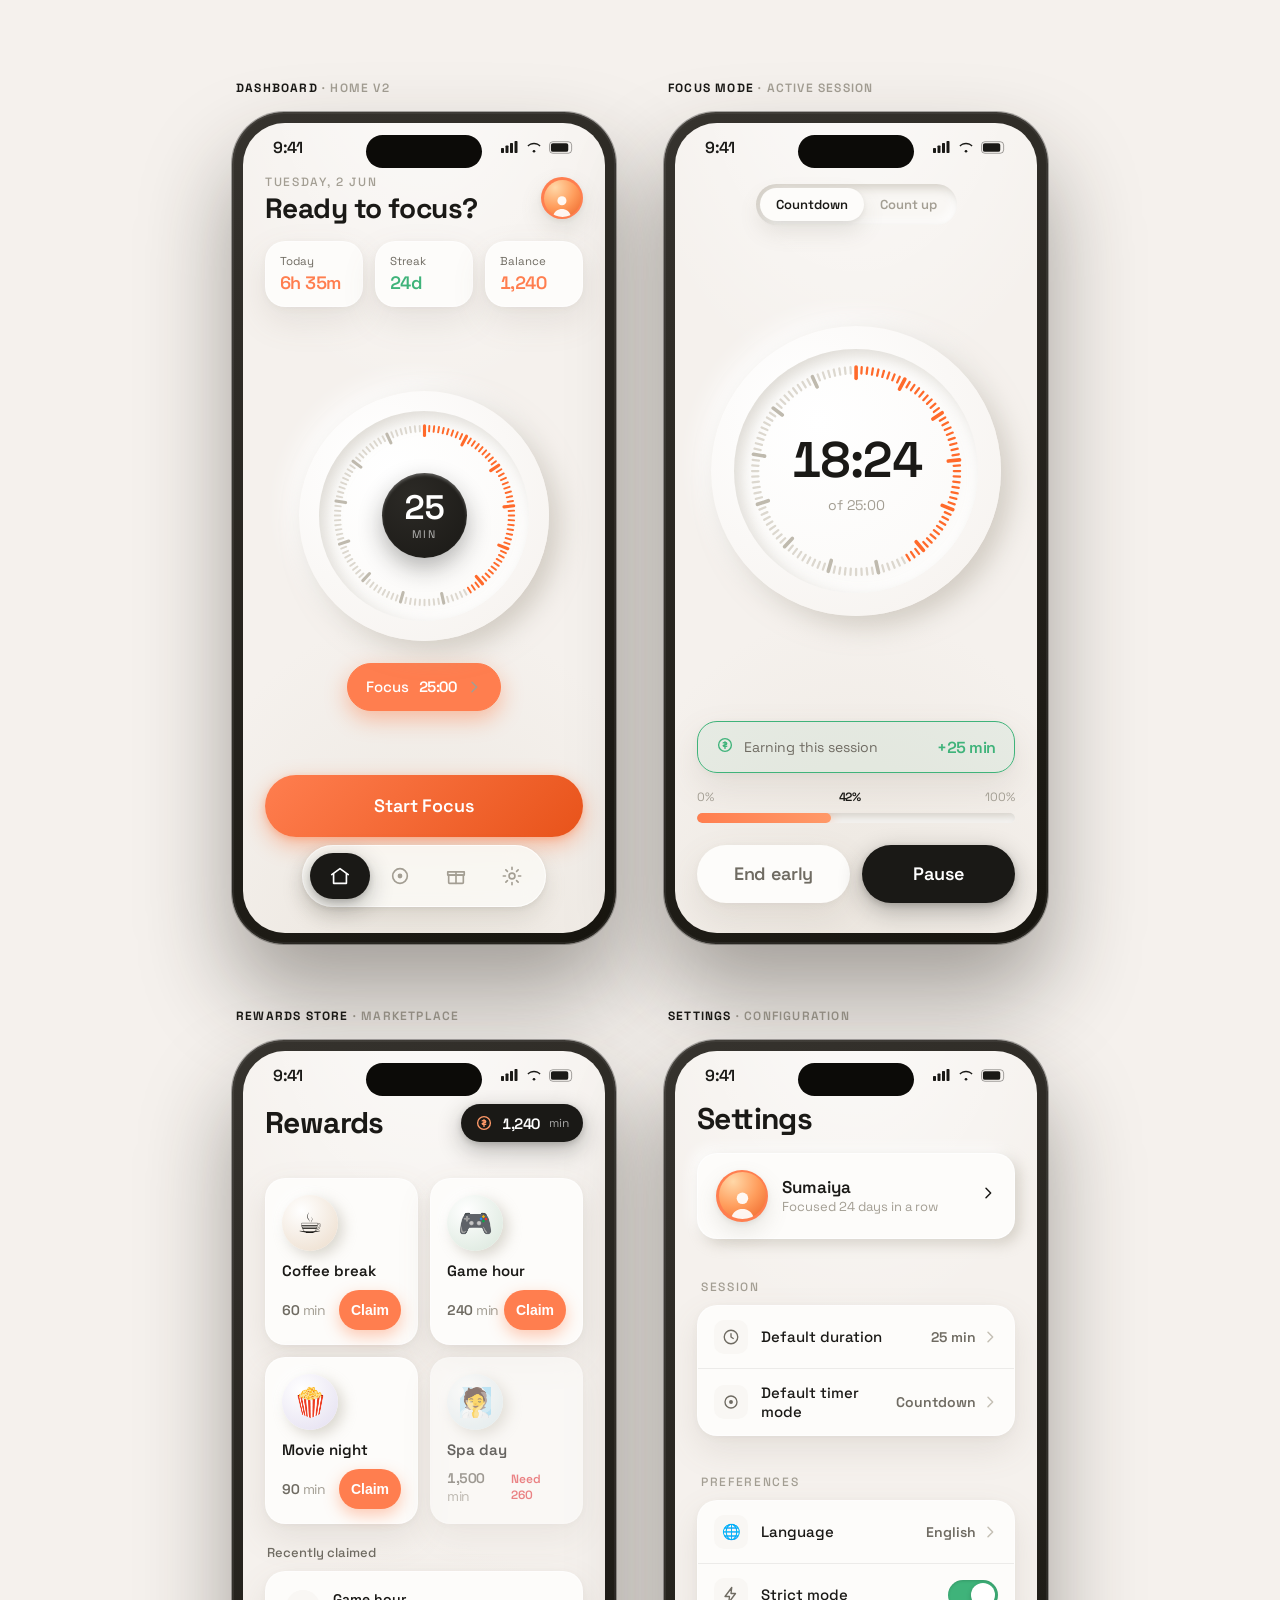
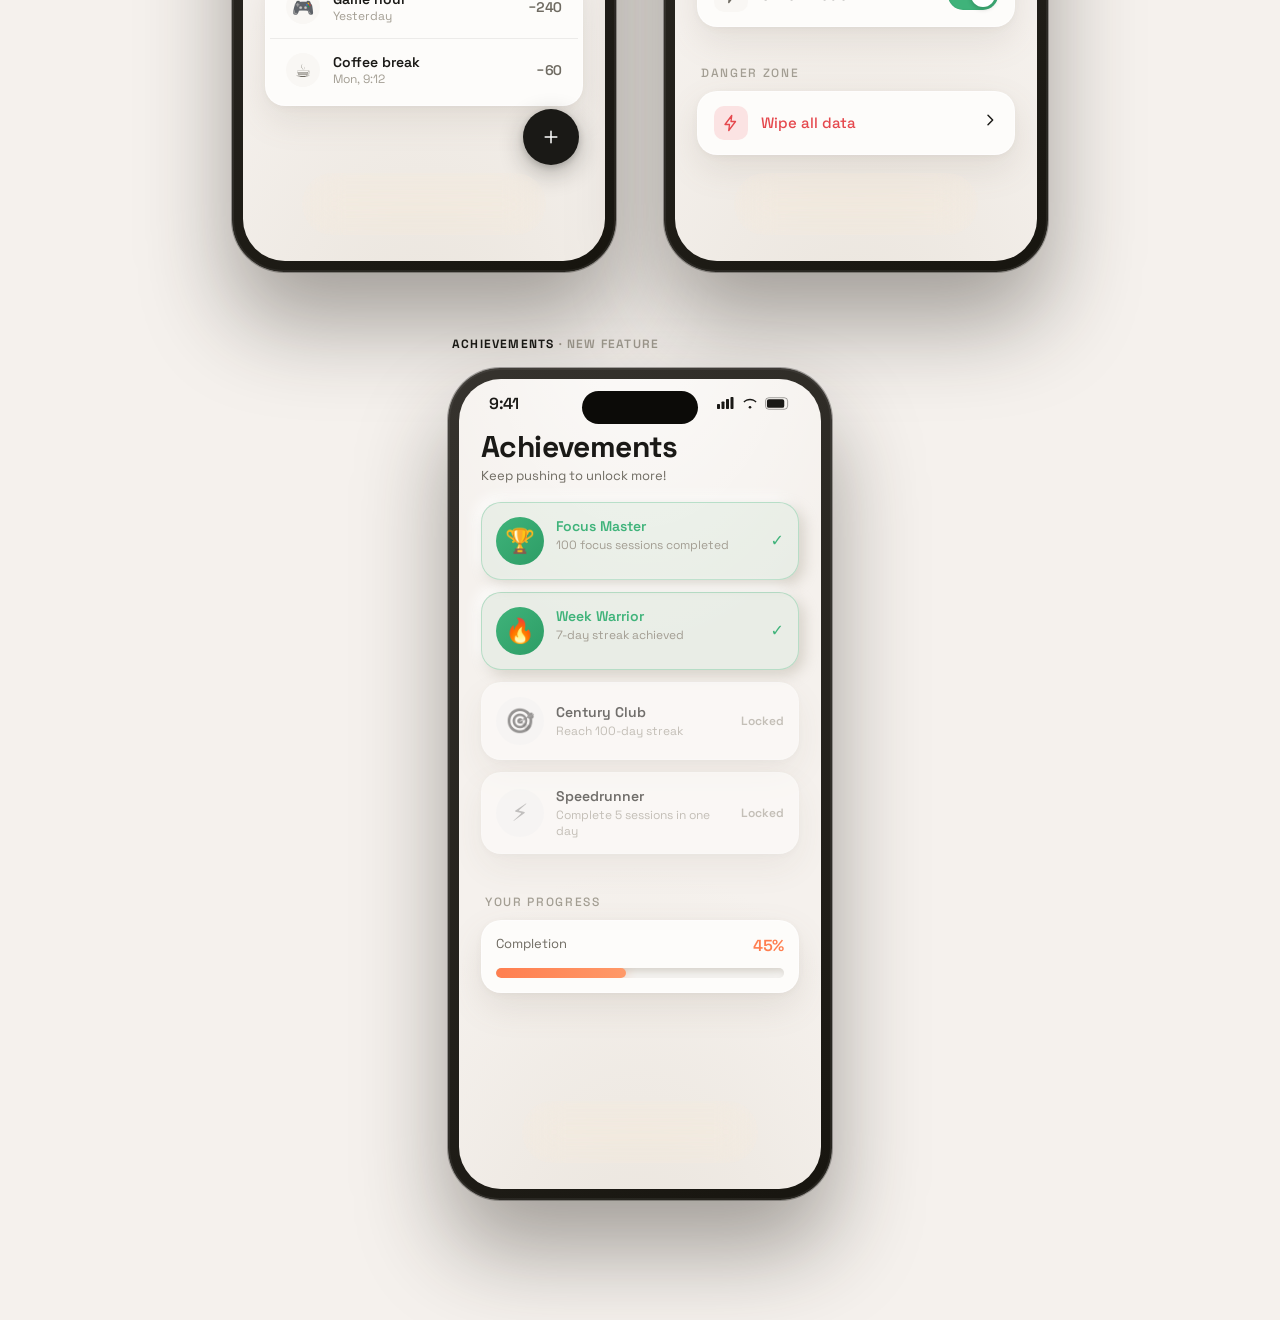
<file: FocusGrove App Design.html>
<!DOCTYPE html>
<html lang="en">
<head>
<meta charset="UTF-8" />
<meta name="viewport" content="width=device-width, initial-scale=1.0" />
<title>FocusGrove — App Design v2 (Light Theme)</title>
<link rel="preconnect" href="https://fonts.googleapis.com" />
<link href="https://fonts.googleapis.com/css2?family=Space+Grotesk:wght@300;400;500;600;700&family=Sora:wght@400;600;700&display=swap" rel="stylesheet" />
<style>
/* ============================================================
   FocusGrove v2 — Warm Light Design Tokens
   ============================================================ */
:root {
  /* Warm Light Palette */
  --bg: #f5f1ed;
  --bg-secondary: #ede8e2;
  --bg-tertiary: #e5dfd8;
  
  /* Cards & Surfaces */
  --card: #fdfcfa;
  --card-2: #f9f7f4;
  --card-3: #f0ebe5;
  
  /* Accents & Colors */
  --accent: #ff7e4f;
  --accent-2: #ff9968;
  --accent-light: #ffe5d2;
  --accent-deep: #e8531a;
  
  --primary: #7c5cff;
  --primary-light: #9d7fff;
  --primary-soft: #ede5ff;
  
  --c-green: #3fb37a;
  --c-green-light: #e8f5f1;
  --c-blue: #4f7dff;
  --c-blue-light: #e8f0ff;
  --c-yellow: #f4b740;
  --c-yellow-light: #fff3e0;
  --c-violet: #8b7bff;
  --c-violet-light: #f0ebff;
  
  --danger: #e5484d;
  --danger-light: #fce8e8;
  
  /* Text */
  --ink: #1a1916;
  --ink-soft: #6f6b62;
  --ink-mute: #a39e93;
  --ink-faint: #c4bfb4;
  
  /* Lines */
  --line: rgba(26, 25, 22, 0.07);
  --line-2: rgba(26, 25, 22, 0.12);
  
  /* Radius */
  --r-pill: 999px;
  --r-lg: 28px;
  --r-md: 20px;
  --r-sm: 14px;
  
  /* Shadows */
  --sh-raise: 10px 10px 26px rgba(176, 168, 153, 0.5), -10px -10px 26px rgba(255, 255, 255, 0.92);
  --sh-raise-sm: 5px 5px 14px rgba(176, 168, 153, 0.45), -5px -5px 14px rgba(255, 255, 255, 0.9);
  --sh-inset: inset 4px 4px 10px rgba(176, 168, 153, 0.5), inset -4px -4px 10px rgba(255, 255, 255, 0.95);
  --sh-card: 0 14px 34px rgba(120, 112, 96, 0.13), 0 2px 6px rgba(120, 112, 96, 0.06);
  --sh-pill: 0 2px 5px rgba(60, 55, 45, 0.07), 0 10px 22px rgba(120, 112, 96, 0.16);
  --sh-ink: 0 8px 24px rgba(26, 25, 22, 0.3), 0 2px 6px rgba(26, 25, 22, 0.18);
}

* { box-sizing: border-box; }
body {
  margin: 0;
  background: var(--bg);
  font-family: 'Space Grotesk', system-ui, -apple-system, sans-serif;
  -webkit-font-smoothing: antialiased;
  color: var(--ink);
}

/* ============================================================
   Gallery Layout
   ============================================================ */
.gallery {
  display: flex;
  flex-wrap: wrap;
  gap: 64px 48px;
  justify-content: center;
  padding: 80px 40px 120px;
}

.slot {
  display: flex;
  flex-direction: column;
  gap: 16px;
}

.slot__label {
  font-size: 12px;
  font-weight: 600;
  color: var(--ink-mute);
  letter-spacing: 0.1em;
  text-transform: uppercase;
  padding-left: 4px;
}

.slot__label b {
  color: var(--ink);
  font-weight: 700;
}

/* ============================================================
   Phone Frame
   ============================================================ */
.phone {
  width: 384px;
  height: 832px;
  border-radius: 52px;
  position: relative;
  background: linear-gradient(150deg, #36332e, #17150f);
  padding: 11px;
  box-shadow: 0 50px 90px rgba(40, 36, 28, 0.4), 0 0 0 1px rgba(0, 0, 0, 0.3), inset 0 0 0 2px rgba(255, 255, 255, 0.06);
}

.screen {
  width: 100%;
  height: 100%;
  border-radius: 42px;
  overflow: hidden;
  position: relative;
  background: var(--bg);
  display: flex;
  flex-direction: column;
}

.screen::before {
  content: "";
  position: absolute;
  inset: 0;
  pointer-events: none;
  background: radial-gradient(120% 80% at 50% -10%, rgba(255, 255, 255, 0.7), transparent 55%),
              radial-gradient(140% 100% at 50% 120%, rgba(214, 205, 190, 0.4), transparent 60%);
}

.island {
  position: absolute;
  top: 12px;
  left: 50%;
  transform: translateX(-50%);
  width: 116px;
  height: 33px;
  border-radius: 20px;
  background: #0c0b08;
  z-index: 30;
}

.statusbar {
  display: flex;
  align-items: center;
  justify-content: space-between;
  padding: 14px 30px 4px;
  position: relative;
  z-index: 5;
}

.statusbar .time {
  font-size: 16px;
  font-weight: 600;
  letter-spacing: -0.02em;
}

.statusbar svg {
  display: block;
}

.content {
  position: relative;
  z-index: 2;
  flex: 1;
  padding: 6px 22px 0;
  display: flex;
  flex-direction: column;
  overflow-y: auto;
  overflow-x: hidden;
}

.content::-webkit-scrollbar { width: 4px; }
.content::-webkit-scrollbar-track { background: transparent; }
.content::-webkit-scrollbar-thumb { background: var(--card-2); border-radius: 2px; }

/* ============================================================
   Primitives
   ============================================================ */
.card {
  background: var(--card);
  border-radius: var(--r-md);
  box-shadow: var(--sh-card);
  border: 1px solid rgba(255, 255, 255, 0.6);
}

.card-elevated {
  background: var(--card);
  border-radius: var(--r-md);
  box-shadow: var(--sh-raise-sm);
  border: 1px solid rgba(255, 255, 255, 0.8);
}

.eyebrow {
  font-size: 12px;
  font-weight: 500;
  letter-spacing: 0.14em;
  text-transform: uppercase;
  color: var(--ink-mute);
}

.label {
  font-size: 13px;
  color: var(--ink-soft);
}

.h1 {
  font-size: 34px;
  font-weight: 700;
  letter-spacing: -0.02em;
  line-height: 1.02;
}

.h2 {
  font-size: 24px;
  font-weight: 700;
  letter-spacing: -0.02em;
}

.h3 {
  font-size: 18px;
  font-weight: 600;
}

.num {
  font-feature-settings: "tnum" 1;
  letter-spacing: -0.03em;
}

/* ============================================================
   Buttons
   ============================================================ */
.btn {
  display: flex;
  align-items: center;
  justify-content: center;
  gap: 10px;
  width: 100%;
  height: 62px;
  background: var(--ink);
  color: #fff;
  border: none;
  border-radius: var(--r-pill);
  font: 600 18px/1 'Space Grotesk', sans-serif;
  letter-spacing: -0.01em;
  box-shadow: var(--sh-ink);
  cursor: pointer;
  transition: all 0.2s ease;
}

.btn:hover {
  transform: translateY(-2px);
  box-shadow: 0 12px 32px rgba(26, 25, 22, 0.4);
}

.btn:active {
  transform: translateY(0);
}

.btn--ghost {
  background: var(--card);
  color: var(--ink-soft);
  box-shadow: var(--sh-card);
}

.btn--ghost:hover {
  background: var(--card-2);
}

.btn--accent {
  background: linear-gradient(135deg, var(--accent) 0%, var(--accent-deep) 100%);
  box-shadow: 0 8px 22px rgba(255, 106, 43, 0.4), 0 2px 6px rgba(255, 106, 43, 0.25);
}

.btn--accent:hover {
  box-shadow: 0 12px 32px rgba(255, 106, 43, 0.5);
}

.btn--primary {
  background: linear-gradient(135deg, var(--primary) 0%, var(--primary-light) 100%);
  box-shadow: 0 8px 22px rgba(124, 92, 255, 0.3), 0 2px 6px rgba(124, 92, 255, 0.2);
}

.btn-sm {
  height: 40px;
  font-size: 14px;
  font-weight: 600;
}

/* ============================================================
   Chips & Tags
   ============================================================ */
.chip {
  display: inline-flex;
  align-items: center;
  gap: 10px;
  height: 48px;
  padding: 0 18px;
  background: var(--card);
  border-radius: var(--r-pill);
  box-shadow: var(--sh-pill);
  font-size: 15px;
  font-weight: 500;
  border: 1px solid rgba(255, 255, 255, 0.8);
  cursor: pointer;
  transition: all 0.2s ease;
}

.chip:hover {
  background: var(--card-2);
  border-color: var(--accent);
}

.chip.active {
  background: var(--accent);
  color: white;
  border-color: var(--accent);
  box-shadow: 0 8px 22px rgba(255, 106, 43, 0.3);
}

.chip .chev {
  color: var(--ink-mute);
  display: flex;
}

/* ============================================================
   Avatar
   ============================================================ */
.avatar {
  border-radius: 50%;
  padding: 2.5px;
  background: var(--accent);
  box-shadow: var(--sh-pill);
  display: flex;
  align-items: center;
  justify-content: center;
}

.avatar i {
  display: flex;
  width: 100%;
  height: 100%;
  border-radius: 50%;
  align-items: flex-end;
  justify-content: center;
  overflow: hidden;
  background: radial-gradient(120% 120% at 30% 20%, #ffd8a8, #ff9d5c 45%, #e8531a);
}

/* ============================================================
   Navigation (Bottom)
   ============================================================ */
.nav {
  position: absolute;
  left: 50%;
  transform: translateX(-50%);
  bottom: 26px;
  z-index: 40;
  display: flex;
  gap: 4px;
  padding: 7px;
  background: rgba(251, 250, 247, 0.82);
  backdrop-filter: blur(18px) saturate(160%);
  -webkit-backdrop-filter: blur(18px) saturate(160%);
  border-radius: var(--r-pill);
  box-shadow: var(--sh-pill);
  border: 1px solid rgba(255, 255, 255, 0.7);
}

.nav__item {
  width: 52px;
  height: 46px;
  border-radius: var(--r-pill);
  display: flex;
  align-items: center;
  justify-content: center;
  color: var(--ink-mute);
  transition: all 0.3s ease;
  cursor: pointer;
}

.nav__item:hover {
  color: var(--ink-soft);
}

.nav__item.active {
  background: var(--ink);
  color: #fff;
  box-shadow: var(--sh-ink);
  width: 60px;
}

.nav__item.active.accent {
  background: var(--accent);
  box-shadow: 0 8px 20px rgba(255, 106, 43, 0.4);
}

/* ============================================================
   Dial/Circle Progress
   ============================================================ */
.dial {
  position: relative;
  display: flex;
  align-items: center;
  justify-content: center;
}

.dial .plate {
  position: absolute;
  inset: 0;
  border-radius: 50%;
  background: radial-gradient(130% 130% at 32% 28%, #fff, var(--bg) 78%);
  box-shadow: var(--sh-raise);
}

.dial .disc {
  position: absolute;
  width: 84%;
  height: 84%;
  border-radius: 50%;
  background: radial-gradient(120% 120% at 35% 30%, #fff, var(--card-2));
  box-shadow: inset 6px 6px 16px rgba(176, 168, 153, 0.4), inset -6px -6px 16px rgba(255, 255, 255, 0.9);
}

.dial .ticks {
  position: absolute;
  width: 78%;
  height: 78%;
}

.dial .center {
  position: relative;
  z-index: 2;
  text-align: center;
}

.dial .center .big {
  font-weight: 600;
  color: var(--ink);
}

.dial .center .sub {
  color: var(--ink-mute);
  margin-top: 4px;
}

/* ============================================================
   Segmented Control
   ============================================================ */
.seg {
  display: inline-flex;
  padding: 4px;
  border-radius: var(--r-pill);
  background: var(--card-2);
  box-shadow: var(--sh-inset);
}

.seg span {
  padding: 8px 16px;
  border-radius: var(--r-pill);
  font-size: 13px;
  font-weight: 600;
  color: var(--ink-mute);
  cursor: pointer;
  transition: all 0.2s ease;
}

.seg span.on {
  background: var(--card);
  color: var(--ink);
  box-shadow: var(--sh-pill);
}

/* ============================================================
   Toggle Switch
   ============================================================ */
.toggle {
  width: 50px;
  height: 30px;
  border-radius: var(--r-pill);
  padding: 3px;
  display: flex;
  transition: all 0.3s ease;
  cursor: pointer;
}

.toggle.on {
  background: var(--c-green);
  justify-content: flex-end;
  box-shadow: inset 0 1px 3px rgba(0, 0, 0, 0.15);
}

.toggle.off {
  background: #d8d3c8;
  justify-content: flex-start;
  box-shadow: var(--sh-inset);
}

.toggle b {
  width: 24px;
  height: 24px;
  border-radius: 50%;
  background: #fff;
  box-shadow: 0 2px 5px rgba(0, 0, 0, 0.2);
  transition: all 0.3s ease;
}

/* ============================================================
   Progress Bar
   ============================================================ */
.track {
  height: 10px;
  border-radius: var(--r-pill);
  background: var(--card-2);
  box-shadow: var(--sh-inset);
  overflow: hidden;
}

.track i {
  display: block;
  height: 100%;
  border-radius: var(--r-pill);
  background: linear-gradient(90deg, var(--accent), var(--accent-2));
  box-shadow: 0 0 12px rgba(255, 106, 43, 0.3);
  transition: width 0.3s ease;
}

/* ============================================================
   Rows/List Items
   ============================================================ */
.srow {
  display: flex;
  align-items: center;
  gap: 13px;
  padding: 14px 16px;
  border-bottom: 1px solid var(--line);
  transition: background 0.2s ease;
}

.srow:last-child {
  border-bottom: none;
}

.srow:hover {
  background: rgba(255, 106, 43, 0.05);
}

.srow .ic {
  width: 34px;
  height: 34px;
  border-radius: 10px;
  background: var(--card-2);
  display: flex;
  align-items: center;
  justify-content: center;
  color: var(--ink-soft);
}

.srow .nm {
  flex: 1;
  font-size: 15px;
  font-weight: 500;
}

.srow .val {
  display: inline-flex;
  align-items: center;
  gap: 6px;
  font-size: 14px;
  font-weight: 600;
  color: var(--ink-soft);
}

.srow .val .chev {
  color: var(--ink-faint);
  display: flex;
}

.glabel {
  font-size: 12px;
  font-weight: 500;
  letter-spacing: 0.14em;
  text-transform: uppercase;
  color: var(--ink-mute);
  margin: 22px 4px 10px;
}

/* ============================================================
   Utility Classes
   ============================================================ */
.row {
  display: flex;
}

.between {
  justify-content: space-between;
}

.center-x {
  align-items: center;
}

.grow {
  flex: 1;
}

.mt-auto {
  margin-top: auto;
}

.accent {
  color: var(--accent);
}

.success {
  color: var(--c-green);
}

.warning {
  color: var(--c-yellow);
}

.text-muted {
  color: var(--ink-mute);
}

.gap-4 {
  gap: 16px;
}

.gap-3 {
  gap: 12px;
}

.gap-2 {
  gap: 8px;
}
</style>
</head>
<body>

<div class="gallery">

  <!-- ============================================================
       DASHBOARD  — Home Screen (Redesigned)
       ============================================================ -->
  <div class="slot">
    <div class="slot__label"><b>Dashboard</b> · Home v2</div>
    <div class="phone"><div class="screen">
      <div class="island"></div>
      <div class="statusbar"><span class="time">9:41</span><span data-statusicons></span></div>
      <div class="content">
        <!-- Header -->
        <div class="row between center-x" style="margin-top: 6px; margin-bottom: 18px;">
          <div>
            <div class="eyebrow">Tuesday, 2 Jun</div>
            <div class="h1" style="font-size: 28px; margin-top: 4px;">Ready to focus?</div>
          </div>
          <div class="avatar" style="width: 42px; height: 42px;"><i data-face></i></div>
        </div>

        <!-- Quick Stats -->
        <div class="row gap-3" style="margin-bottom: 20px;">
          <div class="card grow" style="padding: 12px 14px;">
            <div class="label" style="font-size: 11.5px;">Today</div>
            <div class="num" style="font-size: 18px; font-weight: 600; margin-top: 3px; color: var(--accent);">6h 35m</div>
          </div>
          <div class="card grow" style="padding: 12px 14px;">
            <div class="label" style="font-size: 11.5px;">Streak</div>
            <div class="num" style="font-size: 18px; font-weight: 600; margin-top: 3px; color: var(--c-green);">24d</div>
          </div>
          <div class="card grow" style="padding: 12px 14px;">
            <div class="label" style="font-size: 11.5px;">Balance</div>
            <div class="num accent" style="font-size: 18px; font-weight: 600; margin-top: 3px;">1,240</div>
          </div>
        </div>

        <!-- Main Dial -->
        <div class="grow" style="display: flex; flex-direction: column; align-items: center; justify-content: center; gap: 22px;">
          <div class="dial" style="width: 250px; height: 250px;" data-dial data-fraction="0.42">
            <div class="plate"></div>
            <div class="disc"></div>
            <svg class="ticks" viewBox="0 0 100 100"></svg>
            <div class="center" style="z-index: 2; width: 34%; height: 34%; border-radius: 50%; display: flex; flex-direction: column; align-items: center; justify-content: center; color: #fff; background: radial-gradient(130% 130% at 35% 28%, #2c2a26, #141310); box-shadow: 0 10px 24px rgba(26, 25, 22, 0.32), inset 0 2px 3px rgba(255, 255, 255, 0.25);">
              <span class="num" style="font-size: 34px; font-weight: 600; line-height: 1;">25</span>
              <span style="font-size: 11px; letter-spacing: 0.12em; text-transform: uppercase; opacity: 0.65; margin-top: 2px;">min</span>
            </div>
          </div>
          <div class="chip active" style="background: var(--accent); color: white; border-color: var(--accent); box-shadow: 0 8px 22px rgba(255, 106, 43, 0.4);">
            Focus <b class="num" style="font-weight: 600;">25:00</b><span class="chev" data-chev></span>
          </div>
        </div>

        <!-- Start Button -->
        <div style="padding-bottom: 96px;">
          <button class="btn btn--accent">Start Focus</button>
        </div>
      </div>
      <!-- Navigation -->
      <nav class="nav">
        <div class="nav__item active" data-ic="home"></div>
        <div class="nav__item" data-ic="focus"></div>
        <div class="nav__item" data-ic="gift"></div>
        <div class="nav__item" data-ic="cog"></div>
      </nav>
    </div></div>
  </div>

  <!-- ============================================================
       FOCUS MODE  — Active Session (Redesigned)
       ============================================================ -->
  <div class="slot">
    <div class="slot__label"><b>Focus Mode</b> · Active Session</div>
    <div class="phone"><div class="screen">
      <div class="island"></div>
      <div class="statusbar"><span class="time">9:41</span><span data-statusicons></span></div>
      <div class="content" style="padding: 14px 22px 30px;">
        
        <!-- Timer Mode Toggle -->
        <div class="row" style="justify-content: center; margin-top: 8px; margin-bottom: 20px;">
          <div class="seg"><span class="on">Countdown</span><span>Count up</span></div>
        </div>

        <!-- Large Timer Display -->
        <div class="grow" style="display: flex; align-items: center; justify-content: center; margin-bottom: 24px;">
          <div class="dial" style="width: 290px; height: 290px;" data-dial data-fraction="0.42">
            <div class="plate"></div>
            <div class="disc"></div>
            <svg class="ticks" viewBox="0 0 100 100"></svg>
            <div class="center">
              <div class="big num" style="font-size: 50px;">18:24</div>
              <div class="sub" style="font-size: 14px;">of 25:00</div>
            </div>
          </div>
        </div>

        <!-- Earning Info -->
        <div class="card" style="padding: 14px 18px; display: flex; align-items: center; justify-content: space-between; margin-bottom: 16px; background: rgba(63, 179, 122, 0.08); border-color: var(--c-green);">
          <span style="display: flex; align-items: center; gap: 10px; font-size: 14px; color: var(--ink-soft);"><span class="accent" data-ic-inline="coin" style="color: var(--c-green);"></span>Earning this session</span>
          <span class="num accent" style="font-weight: 600; font-size: 16px; color: var(--c-green);">+25 min</span>
        </div>

        <!-- Progress Track -->
        <div>
          <div class="row between" style="font-size: 12px; color: var(--ink-mute); margin-bottom: 8px;">
            <span>0%</span><span class="num" style="color: var(--ink); font-weight: 600;">42%</span><span>100%</span>
          </div>
          <div class="track"><i style="width: 42%;"></i></div>
        </div>

        <!-- Control Buttons -->
        <div class="row gap-3" style="margin-top: 22px;">
          <button class="btn btn--ghost grow" style="height: 58px;">End early</button>
          <button class="btn grow" style="height: 58px;">Pause</button>
        </div>
      </div>
    </div></div>
  </div>

  <!-- ============================================================
       REWARDS STORE  — Marketplace (Redesigned)
       ============================================================ -->
  <div class="slot">
    <div class="slot__label"><b>Rewards Store</b> · Marketplace</div>
    <div class="phone"><div class="screen">
      <div class="island"></div>
      <div class="statusbar"><span class="time">9:41</span><span data-statusicons></span></div>
      <div class="content">
        
        <!-- Header -->
        <div class="row between center-x" style="margin-top: 8px; margin-bottom: 16px;">
          <div class="h1" style="font-size: 30px;">Rewards</div>
          <div style="display: inline-flex; align-items: center; gap: 9px; height: 38px; padding: 0 14px; border-radius: var(--r-pill); background: var(--ink); color: #fff; box-shadow: var(--sh-ink);">
            <span style="color: var(--accent-2); display: flex;" data-ic-inline="coin"></span><span class="num" style="font-weight: 600; font-size: 15px;">1,240</span><span style="font-size: 12px; opacity: 0.6;">min</span>
          </div>
        </div>

        <!-- Reward Cards Grid -->
        <div style="display: grid; grid-template-columns: 1fr 1fr; gap: 12px; margin-top: 20px; margin-bottom: 20px;">
          
          <!-- Coffee Break -->
          <div class="card" data-reward style="padding: 16px 16px 14px; display: flex; flex-direction: column; align-items: flex-start; gap: 10px;">
            <div class="rico" style="--tint: #e7d3bd;">☕</div>
            <div style="font-size: 15px; font-weight: 600;">Coffee break</div>
            <div class="row between" style="width: 100%; align-items: center;">
              <span class="num" style="font-size: 14px; font-weight: 600; color: var(--ink-soft);">60 <span style="font-weight: 400; color: var(--ink-mute);">min</span></span>
              <button class="btn-sm" style="padding: 0 12px; background: var(--accent); color: white; border: none; border-radius: var(--r-pill); box-shadow: 0 6px 16px rgba(255, 106, 43, 0.35);">Claim</button>
            </div>
          </div>

          <!-- Game Hour -->
          <div class="card" data-reward style="padding: 16px 16px 14px; display: flex; flex-direction: column; align-items: flex-start; gap: 10px;">
            <div class="rico" style="--tint: #cfe0d2;">🎮</div>
            <div style="font-size: 15px; font-weight: 600;">Game hour</div>
            <div class="row between" style="width: 100%; align-items: center;">
              <span class="num" style="font-size: 14px; font-weight: 600; color: var(--ink-soft);">240 <span style="font-weight: 400; color: var(--ink-mute);">min</span></span>
              <button class="btn-sm" style="padding: 0 12px; background: var(--accent); color: white; border: none; border-radius: var(--r-pill); box-shadow: 0 6px 16px rgba(255, 106, 43, 0.35);">Claim</button>
            </div>
          </div>

          <!-- Movie Night -->
          <div class="card" data-reward style="padding: 16px 16px 14px; display: flex; flex-direction: column; align-items: flex-start; gap: 10px;">
            <div class="rico" style="--tint: #dcd6ec;">🍿</div>
            <div style="font-size: 15px; font-weight: 600;">Movie night</div>
            <div class="row between" style="width: 100%; align-items: center;">
              <span class="num" style="font-size: 14px; font-weight: 600; color: var(--ink-soft);">90 <span style="font-weight: 400; color: var(--ink-mute);">min</span></span>
              <button class="btn-sm" style="padding: 0 12px; background: var(--accent); color: white; border: none; border-radius: var(--r-pill); box-shadow: 0 6px 16px rgba(255, 106, 43, 0.35);">Claim</button>
            </div>
          </div>

          <!-- Spa Day (Locked) -->
          <div class="card" data-reward style="padding: 16px 16px 14px; display: flex; flex-direction: column; align-items: flex-start; gap: 10px; opacity: 0.65;">
            <div class="rico" style="--tint: #cfe2e8;">🧖</div>
            <div style="font-size: 15px; font-weight: 600;">Spa day</div>
            <div class="row between" style="width: 100%; align-items: center;">
              <span class="num" style="font-size: 14px; font-weight: 600; color: var(--ink-soft);">1,500 <span style="font-weight: 400; color: var(--ink-mute);">min</span></span>
              <span style="font-size: 12px; font-weight: 600; color: var(--danger);">Need 260</span>
            </div>
          </div>
        </div>

        <!-- History Section -->
        <div>
          <div class="label" style="margin: 0 2px 10px; font-weight: 500;">Recently claimed</div>
          <div class="card" style="padding: 4px;">
            <div class="srow"><div class="ic" style="border-radius: 50%; font-size: 18px;">🎮</div><div class="grow"><div style="font-size: 14px; font-weight: 600;">Game hour</div><div style="font-size: 12px; color: var(--ink-mute);">Yesterday</div></div><span class="num" style="font-size: 14px; font-weight: 600; color: var(--ink-soft);">−240</span></div>
            <div class="srow"><div class="ic" style="border-radius: 50%; font-size: 18px;">☕</div><div class="grow"><div style="font-size: 14px; font-weight: 600;">Coffee break</div><div style="font-size: 12px; color: var(--ink-mute);">Mon, 9:12</div></div><span class="num" style="font-size: 14px; font-weight: 600; color: var(--ink-soft);">−60</span></div>
          </div>
        </div>
        <div class="mt-auto"></div>
      </div>

      <!-- Floating Action Button -->
      <div style="position: absolute; right: 26px; bottom: 96px; width: 56px; height: 56px; border-radius: 50%; z-index: 39; background: var(--ink); color: #fff; display: flex; align-items: center; justify-content: center; box-shadow: var(--sh-ink); cursor: pointer; transition: all 0.2s ease;" data-ic-inline="plus"></div>

      <nav class="nav">
        <div class="nav__item" data-ic="home"></div>
        <div class="nav__item" data-ic="focus"></div>
        <div class="nav__item active accent" data-ic="gift"></div>
        <div class="nav__item" data-ic="cog"></div>
      </nav>
    </div></div>
  </div>

  <!-- ============================================================
       SETTINGS  — Configuration (Redesigned)
       ============================================================ -->
  <div class="slot">
    <div class="slot__label"><b>Settings</b> · Configuration</div>
    <div class="phone"><div class="screen">
      <div class="island"></div>
      <div class="statusbar"><span class="time">9:41</span><span data-statusicons></span></div>
      <div class="content">
        
        <div class="h1" style="font-size: 30px; margin-top: 8px; margin-bottom: 18px;">Settings</div>

        <!-- Profile Card -->
        <div class="card-elevated" style="margin-bottom: 18px; padding: 16px 18px; display: flex; align-items: center; gap: 14px;">
          <div class="avatar" style="width: 52px; height: 52px;"><i data-face></i></div>
          <div class="grow">
            <div style="font-size: 17px; font-weight: 600;">Sumaiya</div>
            <div style="font-size: 13px; color: var(--ink-mute);">Focused 24 days in a row</div>
          </div>
          <span class="chev" data-chev></span>
        </div>

        <!-- Session Settings -->
        <div class="glabel">Session</div>
        <div class="card" style="padding: 0; margin-bottom: 16px;">
          <div class="srow"><div class="ic" data-ic-inline="clock"></div><div class="nm">Default duration</div><span class="val">25 min <span class="chev" data-chev></span></span></div>
          <div class="srow"><div class="ic" data-ic-inline="focus"></div><div class="nm">Default timer mode</div><span class="val">Countdown <span class="chev" data-chev></span></span></div>
        </div>

        <!-- Preferences -->
        <div class="glabel">Preferences</div>
        <div class="card" style="padding: 0; margin-bottom: 16px;">
          <div class="srow"><div class="ic" style="font-size: 15px;">🌐</div><div class="nm">Language</div><span class="val">English <span class="chev" data-chev></span></span></div>
          <div class="srow"><div class="ic" data-ic-inline="bolt"></div><div class="nm">Strict mode</div><div class="toggle on"><b></b></div></div>
        </div>

        <!-- Danger Zone -->
        <div class="glabel">Danger zone</div>
        <div class="card" style="padding: 0;">
          <div class="srow"><div class="ic" style="background: #fbe3e3; color: var(--danger);" data-ic-inline="bolt"></div><div class="nm" style="color: var(--danger);">Wipe all data</div><span class="chev" data-chev></span></div>
        </div>
        <div class="mt-auto"></div>
      </div>

      <nav class="nav">
        <div class="nav__item" data-ic="home"></div>
        <div class="nav__item" data-ic="focus"></div>
        <div class="nav__item" data-ic="gift"></div>
        <div class="nav__item active" data-ic="cog"></div>
      </nav>
    </div></div>
  </div>

  <!-- ============================================================
       NEW: ACHIEVEMENTS  — Progress & Badges (New Screen)
       ============================================================ -->
  <div class="slot">
    <div class="slot__label"><b>Achievements</b> · New Feature</div>
    <div class="phone"><div class="screen">
      <div class="island"></div>
      <div class="statusbar"><span class="time">9:41</span><span data-statusicons></span></div>
      <div class="content">
        
        <div class="h1" style="font-size: 30px; margin-top: 8px; margin-bottom: 4px;">Achievements</div>
        <div class="label" style="margin-bottom: 18px;">Keep pushing to unlock more!</div>

        <!-- Achievement Cards -->
        <div style="display: flex; flex-direction: column; gap: 12px; margin-bottom: 18px;">
          
          <!-- Unlocked: Focus Master -->
          <div class="card-elevated" style="padding: 14px; border: 1px solid rgba(63, 179, 122, 0.3); background: rgba(63, 179, 122, 0.06);">
            <div style="display: flex; gap: 12px;">
              <div style="width: 48px; height: 48px; border-radius: 50%; background: linear-gradient(135deg, var(--c-green), #2d9d66); display: flex; align-items: center; justify-content: center; color: white; font-size: 24px; flex-shrink: 0;">🏆</div>
              <div class="grow">
                <div style="font-size: 14px; font-weight: 600; color: var(--c-green);">Focus Master</div>
                <div style="font-size: 12px; color: var(--ink-mute); margin-top: 2px;">100 focus sessions completed</div>
              </div>
              <div style="color: var(--c-green); font-weight: 700; display: flex; align-items: center;">✓</div>
            </div>
          </div>

          <!-- Unlocked: Week Warrior -->
          <div class="card-elevated" style="padding: 14px; border: 1px solid rgba(63, 179, 122, 0.3); background: rgba(63, 179, 122, 0.06);">
            <div style="display: flex; gap: 12px;">
              <div style="width: 48px; height: 48px; border-radius: 50%; background: linear-gradient(135deg, var(--c-green), #2d9d66); display: flex; align-items: center; justify-content: center; color: white; font-size: 24px; flex-shrink: 0;">🔥</div>
              <div class="grow">
                <div style="font-size: 14px; font-weight: 600; color: var(--c-green);">Week Warrior</div>
                <div style="font-size: 12px; color: var(--ink-mute); margin-top: 2px;">7-day streak achieved</div>
              </div>
              <div style="color: var(--c-green); font-weight: 700; display: flex; align-items: center;">✓</div>
            </div>
          </div>

          <!-- Locked: Century Club -->
          <div class="card" style="padding: 14px; opacity: 0.6;">
            <div style="display: flex; gap: 12px; align-items: center;">
              <div style="width: 48px; height: 48px; border-radius: 50%; background: var(--card-2); display: flex; align-items: center; justify-content: center; color: var(--ink-mute); font-size: 24px; flex-shrink: 0; filter: grayscale(1);">🎯</div>
              <div class="grow">
                <div style="font-size: 14px; font-weight: 600;">Century Club</div>
                <div style="font-size: 12px; color: var(--ink-mute); margin-top: 2px;">Reach 100-day streak</div>
              </div>
              <div style="font-size: 12px; color: var(--ink-mute); font-weight: 600;">Locked</div>
            </div>
          </div>

          <!-- Locked: Speedrunner -->
          <div class="card" style="padding: 14px; opacity: 0.6;">
            <div style="display: flex; gap: 12px; align-items: center;">
              <div style="width: 48px; height: 48px; border-radius: 50%; background: var(--card-2); display: flex; align-items: center; justify-content: center; color: var(--ink-mute); font-size: 24px; flex-shrink: 0; filter: grayscale(1);">⚡</div>
              <div class="grow">
                <div style="font-size: 14px; font-weight: 600;">Speedrunner</div>
                <div style="font-size: 12px; color: var(--ink-mute); margin-top: 2px;">Complete 5 sessions in one day</div>
              </div>
              <div style="font-size: 12px; color: var(--ink-mute); font-weight: 600;">Locked</div>
            </div>
          </div>
        </div>

        <!-- Stats -->
        <div class="glabel">Your Progress</div>
        <div class="card" style="padding: 14px;">
          <div class="row between" style="margin-bottom: 12px;">
            <span style="font-size: 13px; color: var(--ink-soft);">Completion</span>
            <span class="num" style="font-weight: 600; color: var(--accent);">45%</span>
          </div>
          <div class="track"><i style="width: 45%;"></i></div>
        </div>

        <div class="mt-auto"></div>
      </div>

      <nav class="nav">
        <div class="nav__item" data-ic="home"></div>
        <div class="nav__item" data-ic="focus"></div>
        <div class="nav__item" data-ic="gift"></div>
        <div class="nav__item" data-ic="cog"></div>
      </nav>
    </div></div>
  </div>

</div>

<style>
/* Reward icon styling */
.rico {
  width: 56px;
  height: 56px;
  border-radius: 50%;
  display: flex;
  align-items: center;
  justify-content: center;
  font-size: 28px;
  background: radial-gradient(120% 120% at 35% 28%, #fff, var(--tint));
  box-shadow: var(--sh-raise-sm);
}

.claim {
  border: none;
  cursor: pointer;
  height: 34px;
  padding: 0 16px;
  border-radius: var(--r-pill);
  font: 600 13px/1 'Space Grotesk', sans-serif;
  background: var(--accent);
  color: #fff;
  box-shadow: 0 6px 16px rgba(255, 106, 43, 0.35);
}

.claim.locked {
  background: var(--card-2);
  color: var(--ink-mute);
  box-shadow: var(--sh-inset);
}
</style>

<script>
(function() {
  // Draw tick rings on dials
  document.querySelectorAll('[data-dial]').forEach(function(d) {
    var svg = d.querySelector('.ticks');
    if (!svg) return;
    
    var frac = parseFloat(d.getAttribute('data-fraction') || '0');
    var N = 116;
    var on = Math.round(frac * N);
    var cx = 50, cy = 50, rOut = 46;
    var out = '';
    
    for (var i = 0; i < N; i++) {
      var a = (-90 + (i / N) * 360) * Math.PI / 180;
      var maj = (i % Math.floor(N / 12)) === 0;
      var len = maj ? 5 : 2.8;
      var r1 = rOut - len;
      var x1 = cx + r1 * Math.cos(a);
      var y1 = cy + r1 * Math.sin(a);
      var x2 = cx + rOut * Math.cos(a);
      var y2 = cy + rOut * Math.sin(a);
      var active = i < on;
      var col = active ? '#ff6a2b' : (maj ? '#b9b3a6' : '#cfc9bd');
      var w = maj ? 1.6 : 1;
      var op = active ? 1 : (maj ? 0.9 : 0.7);
      
      out += '<line x1="' + x1.toFixed(2) + '" y1="' + y1.toFixed(2) + '" x2="' + x2.toFixed(2) + '" y2="' + y2.toFixed(2) + '" stroke="' + col + '" stroke-width="' + w + '" stroke-linecap="round" opacity="' + op + '"/>';
    }
    svg.innerHTML = out;
  });

  // Icon definitions
  var I = {
    home: '<path d="M3 10.5 12 4l9 6.5"/><path d="M5 9.5V20h14V9.5"/>',
    focus: '<circle cx="12" cy="12" r="8"/><circle cx="12" cy="12" r="2.6" fill="currentColor" stroke="none"/>',
    gift: '<path d="M4 11h16v8a1 1 0 0 1-1 1H5a1 1 0 0 1-1-1z"/><path d="M3 7.5h18V11H3zM12 7.5V20"/>',
    cog: '<circle cx="12" cy="12" r="3.2"/><path d="M12 2.5v2.4M12 19.1v2.4M21.5 12h-2.4M4.9 12H2.5M18.7 5.3l-1.7 1.7M7 17l-1.7 1.7M18.7 18.7 17 17M7 7 5.3 5.3"/>',
    clock: '<circle cx="12" cy="12" r="9"/><path d="M12 7.5V12l3 2"/>',
    coin: '<circle cx="12" cy="12" r="8.5"/><path d="M12 7.5v9M9.6 9.2c.7-.8 4.8-1.1 4.8 1s-4.4 1.4-4.8 2.5 4 1.6 4.8.8"/>',
    bolt: '<path d="M13 2 4 14h6l-1 8 9-12h-6z"/>',
    plus: '<path d="M12 5v14M5 12h14"/>'
  };

  function svg(name, size) {
    return '<svg viewBox="0 0 24 24" width="' + size + '" height="' + size + '" fill="none" stroke="currentColor" stroke-width="1.8" stroke-linecap="round" stroke-linejoin="round">' + I[name] + '</svg>';
  }

  // Render inline icons
  document.querySelectorAll('[data-ic]').forEach(function(e) {
    e.innerHTML = svg(e.getAttribute('data-ic'), 22);
  });

  document.querySelectorAll('[data-ic-inline]').forEach(function(e) {
    var name = e.getAttribute('data-ic-inline');
    var size = (name === 'plus') ? 20 : 18;
    e.innerHTML = svg(name, size);
  });

  // Chevron icons
  document.querySelectorAll('[data-chev]').forEach(function(e) {
    e.innerHTML = '<svg viewBox="0 0 24 24" width="16" height="16" fill="none" stroke="currentColor" stroke-width="2.2" stroke-linecap="round" stroke-linejoin="round"><path d="m9 5 7 7-7 7"/></svg>';
  });

  // Avatar face
  document.querySelectorAll('[data-face]').forEach(function(e) {
    e.innerHTML = '<svg width="70%" height="70%" viewBox="0 0 40 40"><circle cx="20" cy="15" r="7" fill="rgba(255,255,255,.92)"/><path d="M6 40c2-9 8-12 14-12s12 3 14 12z" fill="rgba(255,255,255,.92)"/></svg>';
  });

  // Status icons (signal, wifi, battery)
  document.querySelectorAll('[data-statusicons]').forEach(function(e) {
    e.innerHTML = '<span style="display:inline-flex;gap:7px;align-items:center;">' +
      '<svg width="18" height="12" viewBox="0 0 18 12"><rect x="0" y="7" width="3" height="5" rx=".7" fill="currentColor"/><rect x="4.5" y="4.5" width="3" height="7.5" rx=".7" fill="currentColor"/><rect x="9" y="2" width="3" height="10" rx=".7" fill="currentColor"/><rect x="13.5" y="0" width="3" height="12" rx=".7" fill="currentColor"/></svg>' +
      '<svg width="16" height="12" viewBox="0 0 17 12"><path d="M8.5 3.2C10.8 3.2 12.9 4.1 14.4 5.6L15.5 4.5C13.7 2.7 11.2 1.5 8.5 1.5 5.8 1.5 3.3 2.7 1.5 4.5L2.6 5.6C4.1 4.1 6.2 3.2 8.5 3.2Z" fill="currentColor"/><circle cx="8.5" cy="10.5" r="1.4" fill="currentColor"/></svg>' +
      '<svg width="26" height="13" viewBox="0 0 27 13"><rect x=".5" y=".5" width="23" height="12" rx="3.5" stroke="currentColor" stroke-opacity=".4" fill="none"/><rect x="2" y="2" width="18" height="9" rx="2" fill="currentColor"/></svg>' +
      '</span>';
  });
})();
</script>

</body>
</html>
</file>
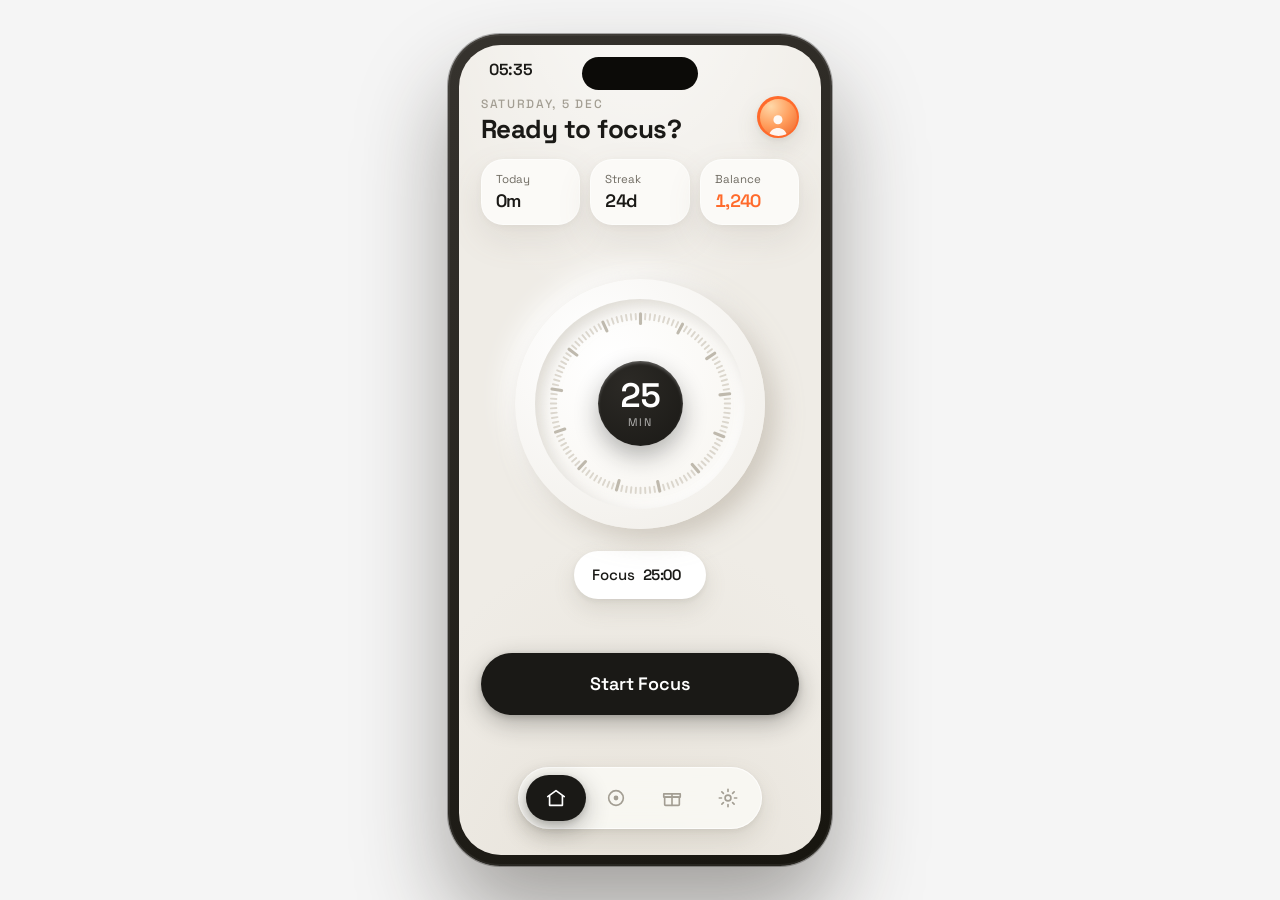
<file: focusgrove-app.html>
<!DOCTYPE html>
<html lang="en">
<head>
<meta charset="UTF-8" />
<meta name="viewport" content="width=device-width, initial-scale=1.0" />
<title>FocusGrove — Focus App</title>
<link rel="preconnect" href="https://fonts.googleapis.com" />
<link href="https://fonts.googleapis.com/css2?family=Space+Grotesk:wght@300;400;500;600;700&display=swap" rel="stylesheet" />
<style>
/* ============================================================
   FocusGrove — design tokens  (edit these to re-skin the app)
   ============================================================ */
:root{
  --bg:#efece6; --bg-2:#e8e4dc; --card:#fbfaf7; --card-2:#f4f2ec; --card-hi:#fff;
  --ink:#1a1916; --ink-soft:#6f6b62; --ink-mute:#a39e93; --ink-faint:#c4bfb4;
  --accent:#ff6a2b; --accent-2:#ff8a4c; --accent-deep:#e8531a; --accent-soft:#ffe3d2;
  --c-green:#3fb37a; --c-blue:#4f7dff; --c-yellow:#f4b740; --c-violet:#8b7bff;
  --danger:#e5484d;
  --line:rgba(26,25,22,.07); --line-2:rgba(26,25,22,.12);
  --r-pill:999px; --r-lg:30px; --r-md:22px; --r-sm:16px;
  --sh-raise:10px 10px 26px rgba(176,168,153,.55),-10px -10px 26px rgba(255,255,255,.92);
  --sh-raise-sm:5px 5px 14px rgba(176,168,153,.45),-5px -5px 14px rgba(255,255,255,.9);
  --sh-inset:inset 4px 4px 10px rgba(176,168,153,.5),inset -4px -4px 10px rgba(255,255,255,.95);
  --sh-card:0 14px 34px rgba(120,112,96,.13),0 2px 6px rgba(120,112,96,.06);
  --sh-pill:0 2px 5px rgba(60,55,45,.07),0 10px 22px rgba(120,112,96,.16);
  --sh-ink:0 8px 24px rgba(26,25,22,.30),0 2px 6px rgba(26,25,22,.18);
}
*{box-sizing:border-box;}
body{margin:0;background:#f5f5f5;font-family:'Space Grotesk',system-ui,sans-serif;-webkit-font-smoothing:antialiased;color:var(--ink);}

/* main container ------------------------------------------------ */
.app-container{display:flex;height:100vh;background:#f5f5f5;}
.phone-frame{width:384px;height:832px;border-radius:52px;position:relative;
  background:linear-gradient(150deg,#36332e,#17150f);padding:11px;margin:auto;
  box-shadow:0 50px 90px rgba(40,36,28,.4),0 0 0 1px rgba(0,0,0,.3),inset 0 0 0 2px rgba(255,255,255,.06);}
.screen{width:100%;height:100%;border-radius:42px;overflow:hidden;position:relative;background:var(--bg);display:flex;flex-direction:column;}
.screen::before{content:"";position:absolute;inset:0;pointer-events:none;z-index:1;
  background:radial-gradient(120% 80% at 50% -10%,rgba(255,255,255,.7),transparent 55%),
             radial-gradient(140% 100% at 50% 120%,rgba(214,205,190,.4),transparent 60%);}
.island{position:absolute;top:12px;left:50%;transform:translateX(-50%);width:116px;height:33px;border-radius:20px;background:#0c0b08;z-index:30;}
.statusbar{display:flex;align-items:center;justify-content:space-between;padding:14px 30px 4px;position:relative;z-index:5;}
.statusbar .time{font-size:16px;font-weight:600;letter-spacing:-.02em;}
.statusbar svg{display:block;}
.content{position:relative;z-index:2;height:calc(100% - 44px);padding:6px 22px 0;display:flex;flex-direction:column;overflow-y:auto;overflow-x:hidden;}
.content::-webkit-scrollbar{width:4px;}
.content::-webkit-scrollbar-track{background:transparent;}
.content::-webkit-scrollbar-thumb{background:var(--ink-faint);border-radius:2px;}

/* primitives --------------------------------------------------- */
.card{background:var(--card);border-radius:var(--r-md);box-shadow:var(--sh-card);border:1px solid rgba(255,255,255,.6);}
.eyebrow{font-size:12px;font-weight:500;letter-spacing:.14em;text-transform:uppercase;color:var(--ink-mute);}
.label{font-size:13px;color:var(--ink-soft);}
.h1{font-size:34px;font-weight:700;letter-spacing:-.02em;line-height:1.02;}
.h2{font-size:22px;font-weight:600;letter-spacing:-.02em;}
.num{font-feature-settings:"tnum" 1;letter-spacing:-.03em;}
.btn{display:flex;align-items:center;justify-content:center;gap:10px;width:100%;height:62px;background:var(--ink);color:#fff;border:none;border-radius:var(--r-pill);font:600 18px/1 'Space Grotesk',sans-serif;letter-spacing:-.01em;box-shadow:var(--sh-ink);cursor:pointer;transition:all .2s ease;}
.btn:hover{transform:translateY(-2px);box-shadow:0 10px 28px rgba(26,25,22,.35);}
.btn:active{transform:translateY(0);}
.btn--ghost{background:var(--card);color:var(--ink-soft);box-shadow:var(--sh-card);}
.btn--ghost:hover{background:var(--card-hi);}
.btn--accent{background:var(--accent);box-shadow:0 8px 22px rgba(255,106,43,.4),0 2px 6px rgba(255,106,43,.25);}
.btn--accent:hover{background:var(--accent-2);}
.chip{display:inline-flex;align-items:center;gap:8px;height:48px;padding:0 18px;background:var(--card-hi);border-radius:var(--r-pill);box-shadow:var(--sh-pill);font-size:15px;font-weight:500;cursor:pointer;transition:all .2s ease;}
.chip:hover{box-shadow:0 4px 12px rgba(120,112,96,.2);}
.chip .chev{color:var(--ink-mute);display:flex;}
.avatar{border-radius:50%;padding:2.5px;background:var(--accent);box-shadow:var(--sh-pill);}
.avatar i{display:flex;width:100%;height:100%;border-radius:50%;align-items:flex-end;justify-content:center;overflow:hidden;
  background:radial-gradient(120% 120% at 30% 20%,#ffd8a8,#ff9d5c 45%,#e8531a);}

/* floating nav ------------------------------------------------- */
.nav{position:absolute;left:50%;transform:translateX(-50%);bottom:26px;z-index:40;display:flex;gap:4px;padding:7px;
  background:rgba(251,250,247,.82);backdrop-filter:blur(18px) saturate(160%);-webkit-backdrop-filter:blur(18px) saturate(160%);
  border-radius:var(--r-pill);box-shadow:var(--sh-pill);border:1px solid rgba(255,255,255,.7);}
.nav__item{width:52px;height:46px;border-radius:var(--r-pill);display:flex;align-items:center;justify-content:center;color:var(--ink-mute);cursor:pointer;transition:all .2s ease;}
.nav__item:hover{color:var(--ink);}
.nav__item.active{background:var(--ink);color:#fff;box-shadow:var(--sh-ink);width:60px;}
.nav__item.active.accent{background:var(--accent);box-shadow:0 8px 20px rgba(255,106,43,.4);}

/* dial --------------------------------------------------------- */
.dial{position:relative;display:flex;align-items:center;justify-content:center;}
.dial .plate{position:absolute;inset:0;border-radius:50%;background:radial-gradient(130% 130% at 32% 28%,#fff,#efece6 78%);box-shadow:var(--sh-raise);}
.dial .disc{position:absolute;width:84%;height:84%;border-radius:50%;background:radial-gradient(120% 120% at 35% 30%,#fff,#f4f1ea);
  box-shadow:inset 6px 6px 16px rgba(176,168,153,.4),inset -6px -6px 16px rgba(255,255,255,.9);}
.dial .ticks{position:absolute;width:78%;height:78%;}
.dial .center{position:relative;z-index:2;text-align:center;}
.dial .center .big{font-weight:600;color:var(--ink);}
.dial .center .sub{color:var(--ink-mute);margin-top:4px;}

/* toggle / segmented ------------------------------------------- */
.seg{display:inline-flex;padding:4px;border-radius:999px;background:var(--card-2);box-shadow:var(--sh-inset);}
.seg span{padding:8px 16px;border-radius:999px;font-size:13px;font-weight:600;color:var(--ink-mute);cursor:pointer;transition:all .2s ease;}
.seg span.on{background:var(--card-hi);color:var(--ink);box-shadow:var(--sh-pill);}
.toggle{width:50px;height:30px;border-radius:999px;padding:3px;display:flex;cursor:pointer;transition:all .2s ease;}
.toggle.on{background:var(--accent);justify-content:flex-end;box-shadow:inset 0 1px 3px rgba(0,0,0,.15);}
.toggle.off{background:#d8d3c8;justify-content:flex-start;box-shadow:var(--sh-inset);}
.toggle b{width:24px;height:24px;border-radius:50%;background:#fff;box-shadow:0 2px 5px rgba(0,0,0,.2);}

/* progress bar ------------------------------------------------- */
.track{height:10px;border-radius:999px;background:var(--card-2);box-shadow:var(--sh-inset);overflow:hidden;}
.track i{display:block;height:100%;border-radius:999px;background:var(--accent);transition:width .1s linear;}

/* rows --------------------------------------------------------- */
.srow{display:flex;align-items:center;gap:13px;padding:14px 16px;border-bottom:1px solid var(--line);cursor:pointer;transition:background .2s ease;}
.srow:hover{background:rgba(0,0,0,.02);}
.srow:last-child{border-bottom:none;}
.srow .ic{width:34px;height:34px;border-radius:10px;background:var(--card-2);display:flex;align-items:center;justify-content:center;color:var(--ink-soft);}
.srow .nm{flex:1;font-size:15px;font-weight:500;}
.srow .val{display:inline-flex;align-items:center;gap:6px;font-size:14px;font-weight:600;color:var(--ink-soft);}
.srow .val .chev{color:var(--ink-faint);display:flex;}
.glabel{font-size:12px;font-weight:500;letter-spacing:.14em;text-transform:uppercase;color:var(--ink-mute);margin:22px 4px 10px;}

/* utilities ---------------------------------------------------- */
.row{display:flex;}
.between{justify-content:space-between;}
.center-x{align-items:center;}
.grow{flex:1;}
.mt-auto{margin-top:auto;}
.accent{color:var(--accent);}
.hidden{display:none !important;}

/* reward icon + claim button */
.rico{width:56px;height:56px;border-radius:50%;display:flex;align-items:center;justify-content:center;font-size:28px;
  background:radial-gradient(120% 120% at 35% 28%,#fff,var(--tint));box-shadow:var(--sh-raise-sm);}
.claim{border:none;cursor:pointer;height:34px;padding:0 16px;border-radius:999px;font:600 13px/1 'Space Grotesk',sans-serif;
  background:var(--accent);color:#fff;box-shadow:0 6px 16px rgba(255,106,43,.35);transition:all .2s ease;}
.claim:hover{transform:translateY(-1px);box-shadow:0 8px 20px rgba(255,106,43,.45);}
.claim.locked{background:var(--card-2);color:var(--ink-mute);box-shadow:var(--sh-inset);cursor:not-allowed;}
.claim.locked:hover{transform:none;}

/* floating add button */
.fab{position:absolute;right:26px;bottom:96px;width:56px;height:56px;border-radius:50%;z-index:39;background:var(--ink);color:#fff;display:flex;align-items:center;justify-content:center;box-shadow:var(--sh-ink);cursor:pointer;border:none;transition:all .2s ease;}
.fab:hover{transform:scale(1.1);}
.fab:active{transform:scale(0.95);}

/* modal/dialog */
.modal{display:none;position:absolute;inset:0;background:rgba(0,0,0,.4);backdrop-filter:blur(4px);z-index:100;align-items:center;justify-content:center;border-radius:42px;}
.modal.active{display:flex;}
.modal-content{background:var(--card);border-radius:var(--r-md);padding:24px;max-width:90%;box-shadow:var(--sh-card);max-height:80vh;overflow-y:auto;}
.modal-close{position:absolute;top:20px;right:20px;width:32px;height:32px;background:var(--card-2);border:none;border-radius:50%;cursor:pointer;display:flex;align-items:center;justify-content:center;color:var(--ink-soft);font-size:20px;}

/* animations */
@keyframes pulse{0%{opacity:1;}50%{opacity:.6;}100%{opacity:1;}}
.pulse{animation:pulse 1s infinite;}

/* page sections */
.page{display:none;}
.page.active{display:flex;flex-direction:column;height:100%;}
</style>
</head>
<body>

<div class="app-container">
  <div class="phone-frame">
    <div class="screen">
      <div class="island"></div>
      <div class="statusbar">
        <span class="time" id="current-time">9:41</span>
        <span id="statusicons"></span>
      </div>

      <!-- DASHBOARD PAGE -->
      <div class="page active" id="page-dashboard">
        <div class="content">
          <!-- header -->
          <div class="row between" style="margin-top:6px;align-items:flex-start;">
            <div>
              <div class="eyebrow" id="day-label">Tuesday, 2 Jun</div>
              <div class="h1" style="font-size:26px;margin-top:4px;">Ready to focus?</div>
            </div>
            <div class="avatar" style="width:42px;height:42px;"><i data-face></i></div>
          </div>
          <!-- mini stats -->
          <div class="row" style="gap:10px;margin-top:16px;">
            <div class="card grow" style="padding:12px 14px;">
              <div class="label" style="font-size:11.5px;">Today</div>
              <div class="num" style="font-size:18px;font-weight:600;margin-top:3px;" id="today-time">0h 0m</div>
            </div>
            <div class="card grow" style="padding:12px 14px;">
              <div class="label" style="font-size:11.5px;">Streak</div>
              <div class="num" style="font-size:18px;font-weight:600;margin-top:3px;" id="streak-days">0d</div>
            </div>
            <div class="card grow" style="padding:12px 14px;">
              <div class="label" style="font-size:11.5px;">Balance</div>
              <div class="num accent" style="font-size:18px;font-weight:600;margin-top:3px;" id="balance-minutes">0</div>
            </div>
          </div>
          <!-- dial hero -->
          <div class="grow" style="display:flex;flex-direction:column;align-items:center;justify-content:center;gap:22px;">
            <div class="dial" style="width:250px;height:250px;" data-dial data-fraction="0">
              <div class="plate"></div><div class="disc"></div>
              <svg class="ticks" viewBox="0 0 100 100"></svg>
              <div class="center" style="z-index:2;width:34%;height:34%;border-radius:50%;display:flex;flex-direction:column;align-items:center;justify-content:center;color:#fff;background:radial-gradient(130% 130% at 35% 28%,#2c2a26,#141310);box-shadow:0 10px 24px rgba(26,25,22,.32),inset 0 2px 3px rgba(255,255,255,.25);">
                <span class="num" style="font-size:34px;font-weight:600;line-height:1;" id="dial-time">25</span>
                <span style="font-size:11px;letter-spacing:.12em;text-transform:uppercase;opacity:.65;margin-top:2px;">min</span>
              </div>
            </div>
            <div class="chip" id="duration-chip">Focus <b class="num" style="font-weight:600;">25:00</b><span class="chev" data-chev></span></div>
          </div>
          <!-- start -->
          <div style="padding-bottom:96px;"><button class="btn" onclick="startFocus()">Start Focus</button></div>
        </div>
      </div>

      <!-- FOCUS MODE PAGE -->
      <div class="page" id="page-focus">
        <div class="content" style="padding:14px 22px 30px;">
          <div class="row" style="justify-content:center;margin-top:8px;">
            <div class="seg">
              <span class="on" onclick="setTimerMode('countdown')">Countdown</span>
              <span onclick="setTimerMode('countup')">Count up</span>
            </div>
          </div>
          <div class="grow" style="display:flex;align-items:center;justify-content:center;">
            <div class="dial" style="width:290px;height:290px;" data-dial id="focus-dial" data-fraction="0">
              <div class="plate"></div><div class="disc"></div>
              <svg class="ticks" viewBox="0 0 100 100"></svg>
              <div class="center">
                <div class="big num" style="font-size:50px;" id="timer-display">25:00</div>
                <div class="sub" style="font-size:14px;" id="timer-info">of 25:00</div>
              </div>
            </div>
          </div>
          <!-- earning hint -->
          <div class="card" style="padding:14px 18px;display:flex;align-items:center;justify-content:space-between;margin-bottom:16px;">
            <span style="display:flex;align-items:center;gap:10px;font-size:14px;color:var(--ink-soft);">
              <span class="accent" data-ic-inline="coin"></span>Earning this session
            </span>
            <span class="num accent" style="font-weight:600;font-size:16px;" id="earning-amount">+0 min</span>
          </div>
          <!-- progress -->
          <div>
            <div class="row between" style="font-size:12px;color:var(--ink-mute);margin-bottom:8px;">
              <span>0%</span>
              <span class="num" style="color:var(--ink);font-weight:600;" id="progress-pct">0%</span>
              <span>100%</span>
            </div>
            <div class="track"><i id="progress-bar" style="width:0%;"></i></div>
          </div>
          <div class="row" style="gap:12px;margin-top:22px;">
            <button class="btn btn--ghost grow" style="height:58px;" onclick="endFocusEarly()">End early</button>
            <button class="btn grow" style="height:58px;" id="pause-btn" onclick="togglePause()">Pause</button>
          </div>
        </div>
      </div>

      <!-- REWARDS PAGE -->
      <div class="page" id="page-rewards">
        <div class="content">
          <div class="row between center-x" style="margin-top:8px;">
            <div class="h1" style="font-size:30px;">Rewards</div>
            <div style="display:inline-flex;align-items:center;gap:9px;height:38px;padding:0 14px;border-radius:999px;background:var(--ink);color:#fff;box-shadow:var(--sh-ink);">
              <span style="color:var(--accent-2);display:flex;" data-ic-inline="coin"></span>
              <span class="num" style="font-weight:600;font-size:15px;" id="reward-balance">0</span>
              <span style="font-size:12px;opacity:.6;">min</span>
            </div>
          </div>
          <!-- grid -->
          <div style="display:grid;grid-template-columns:1fr 1fr;gap:12px;margin-top:20px;" id="rewards-grid">
            <!-- Rewards will be populated here -->
          </div>
          <!-- history -->
          <div style="margin-top:18px;">
            <div class="label" style="margin:0 2px 10px;font-weight:500;">Recently claimed</div>
            <div class="card" style="padding:4px;" id="history-container">
              <!-- History will be populated here -->
            </div>
          </div>
          <div class="mt-auto"></div>
        </div>
        <button class="fab" onclick="showAddRewardModal()" data-ic-inline="plus"></button>
      </div>

      <!-- SETTINGS PAGE -->
      <div class="page" id="page-settings">
        <div class="content">
          <div class="h1" style="font-size:30px;margin-top:8px;">Settings</div>
          <!-- profile -->
          <div class="card" style="margin-top:18px;padding:16px 18px;display:flex;align-items:center;gap:14px;cursor:pointer;">
            <div class="avatar" style="width:52px;height:52px;"><i data-face></i></div>
            <div class="grow">
              <div style="font-size:17px;font-weight:600;" id="user-name">User</div>
              <div style="font-size:13px;color:var(--ink-mute);" id="user-streak-text">Focused 0 days in a row</div>
            </div>
            <span class="chev" data-chev></span>
          </div>

          <div class="glabel">Session</div>
          <div class="card" style="padding:0;">
            <div class="srow">
              <div class="ic" data-ic-inline="clock"></div>
              <div class="nm">Default duration</div>
              <span class="val">
                <span id="default-duration-display">25</span> min <span class="chev" data-chev></span>
              </span>
            </div>
            <div class="srow">
              <div class="ic" data-ic-inline="focus"></div>
              <div class="nm">Default timer mode</div>
              <span class="val">Countdown <span class="chev" data-chev></span></span>
            </div>
          </div>

          <div class="glabel">Preferences</div>
          <div class="card" style="padding:0;">
            <div class="srow">
              <div class="ic" style="font-size:15px;">🌐</div>
              <div class="nm">Language</div>
              <span class="val">English <span class="chev" data-chev></span></span>
            </div>
            <div class="srow" style="cursor:auto;">
              <div class="ic" data-ic-inline="bolt"></div>
              <div class="nm">Strict mode</div>
              <div class="toggle on" onclick="toggleStrictMode(event)"><b></b></div>
            </div>
          </div>

          <div class="glabel">Danger zone</div>
          <div class="card" style="padding:0;">
            <div class="srow" onclick="clearAllData()">
              <div class="ic" style="background:#fbe3e3;color:var(--danger);" data-ic-inline="bolt"></div>
              <div class="nm" style="color:var(--danger);">Wipe all data</div>
              <span class="chev" data-chev></span>
            </div>
          </div>
          <div class="mt-auto"></div>
        </div>
      </div>

      <!-- floating nav -->
      <nav class="nav">
        <div class="nav__item active" data-ic="home" onclick="goToPage('dashboard')"></div>
        <div class="nav__item" data-ic="focus" onclick="goToPage('focus')"></div>
        <div class="nav__item" data-ic="gift" onclick="goToPage('rewards')"></div>
        <div class="nav__item" data-ic="cog" onclick="goToPage('settings')"></div>
      </nav>

      <!-- Modal for adding rewards -->
      <div class="modal" id="reward-modal">
        <div class="modal-content">
          <button class="modal-close" onclick="closeRewardModal()">×</button>
          <h2 class="h2">Add Custom Reward</h2>
          <div style="margin-top:16px;">
            <label style="display:block;margin-bottom:8px;font-size:14px;font-weight:500;">Reward name</label>
            <input type="text" id="reward-name-input" style="width:100%;padding:12px;border:1px solid var(--line);border-radius:var(--r-sm);font-family:inherit;font-size:14px;" placeholder="e.g., Ice cream">
          </div>
          <div style="margin-top:14px;">
            <label style="display:block;margin-bottom:8px;font-size:14px;font-weight:500;">Cost (minutes)</label>
            <input type="number" id="reward-cost-input" style="width:100%;padding:12px;border:1px solid var(--line);border-radius:var(--r-sm);font-family:inherit;font-size:14px;" placeholder="e.g., 120" min="1">
          </div>
          <div style="margin-top:14px;">
            <label style="display:block;margin-bottom:8px;font-size:14px;font-weight:500;">Emoji</label>
            <input type="text" id="reward-emoji-input" style="width:100%;padding:12px;border:1px solid var(--line);border-radius:var(--r-sm);font-family:inherit;font-size:14px;" placeholder="e.g., 🍕" maxlength="2">
          </div>
          <button class="btn btn--accent" style="margin-top:20px;" onclick="saveCustomReward()">Add Reward</button>
        </div>
      </div>

    </div>
  </div>
</div>

<script>
// ============================================
// APP STATE & INITIALIZATION
// ============================================
let appState = {
  userName: 'Sumaiya',
  todayFocusTime: 0, // in minutes
  streak: 24,
  balance: 1240,
  defaultDuration: 25,
  strictMode: true,
  timerMode: 'countdown',
  isPaused: false,
  focusStartTime: null,
  pausedTime: 0,
  rewards: [
    { id: 1, name: 'Coffee break', emoji: '☕', cost: 60, tint: '#e7d3bd' },
    { id: 2, name: 'Game hour', emoji: '🎮', cost: 240, tint: '#cfe0d2' },
    { id: 3, name: 'Movie night', emoji: '🍿', cost: 90, tint: '#dcd6ec' },
    { id: 4, name: 'Spa day', emoji: '🧖', cost: 1500, tint: '#cfe2e8' }
  ],
  rewardHistory: [
    { name: 'Game hour', emoji: '🎮', cost: 240, date: 'Yesterday' },
    { name: 'Coffee break', emoji: '☕', cost: 60, date: 'Mon, 9:12' }
  ],
  sessionDuration: 25, // in minutes
  sessionElapsed: 0, // in seconds
  sessionActive: false
};

// ============================================
// TIME & DATE UTILITIES
// ============================================
function updateTime() {
  const now = new Date();
  const hours = String(now.getHours()).padStart(2, '0');
  const minutes = String(now.getMinutes()).padStart(2, '0');
  document.getElementById('current-time').textContent = hours + ':' + minutes;
  
  // Update day label
  const days = ['Sunday', 'Monday', 'Tuesday', 'Wednesday', 'Thursday', 'Friday', 'Saturday'];
  const months = ['Jan', 'Feb', 'Mar', 'Apr', 'May', 'Jun', 'Jul', 'Aug', 'Sep', 'Oct', 'Nov', 'Dec'];
  const dayName = days[now.getDay()];
  const dayNum = now.getDate();
  const monthName = months[now.getMonth()];
  document.getElementById('day-label').textContent = dayName + ', ' + dayNum + ' ' + monthName;
}

function formatTime(seconds) {
  const mins = Math.floor(seconds / 60);
  const secs = seconds % 60;
  return String(mins).padStart(2, '0') + ':' + String(secs).padStart(2, '0');
}

function formatMinutesHours(minutes) {
  const h = Math.floor(minutes / 60);
  const m = minutes % 60;
  if (h > 0) return h + 'h ' + m + 'm';
  return m + 'm';
}

setInterval(updateTime, 1000);
updateTime();

// ============================================
// RENDERING & UI UPDATES
// ============================================
function updateDashboard() {
  document.getElementById('today-time').textContent = formatMinutesHours(appState.todayFocusTime);
  document.getElementById('streak-days').textContent = appState.streak + 'd';
  document.getElementById('balance-minutes').textContent = appState.balance.toLocaleString();
  document.getElementById('user-name').textContent = appState.userName;
  document.getElementById('user-streak-text').textContent = 'Focused ' + appState.streak + ' days in a row';
  document.getElementById('dial-time').textContent = appState.defaultDuration;
  document.getElementById('duration-chip').innerHTML = 'Focus <b class="num" style="font-weight:600;">' + formatTime(appState.defaultDuration * 60) + '</b><span class="chev" data-chev></span>';
  document.getElementById('reward-balance').textContent = appState.balance;
  document.getElementById('default-duration-display').textContent = appState.defaultDuration;
  renderRewards();
  renderHistory();
  updateDial();
}

function renderRewards() {
  const grid = document.getElementById('rewards-grid');
  grid.innerHTML = '';
  appState.rewards.forEach(reward => {
    const canClaim = appState.balance >= reward.cost;
    const card = document.createElement('div');
    card.className = 'card';
    card.style.padding = '16px 16px 14px';
    card.style.display = 'flex';
    card.style.flexDirection = 'column';
    card.style.alignItems = 'flex-start';
    card.style.gap = '10px';
    card.innerHTML = `
      <div class="rico" style="--tint:${reward.tint};">${reward.emoji}</div>
      <div style="font-size:15px;font-weight:600;">${reward.name}</div>
      <div class="row between" style="width:100%;align-items:center;">
        <span class="num" style="font-size:14px;font-weight:600;color:var(--ink-soft);">${reward.cost} <span style="font-weight:400;color:var(--ink-mute);">min</span></span>
        <button class="claim ${canClaim ? '' : 'locked'}" onclick="claimReward(${reward.id})">${canClaim ? 'Claim' : 'Need ' + (reward.cost - appState.balance)}</button>
      </div>
    `;
    grid.appendChild(card);
  });
}

function renderHistory() {
  const container = document.getElementById('history-container');
  if (appState.rewardHistory.length === 0) {
    container.innerHTML = '<div style="padding:16px;text-align:center;color:var(--ink-mute);font-size:14px;">No rewards claimed yet</div>';
    return;
  }
  container.innerHTML = appState.rewardHistory.map(item => `
    <div class="srow">
      <div class="ic" style="border-radius:50%;font-size:18px;">${item.emoji}</div>
      <div class="grow">
        <div style="font-size:14px;font-weight:600;">${item.name}</div>
        <div style="font-size:12px;color:var(--ink-mute);">${item.date}</div>
      </div>
      <span class="num" style="font-size:14px;font-weight:600;color:var(--ink-soft);">−${item.cost}</span>
    </div>
  `).join('');
}

function updateDial() {
  const dials = document.querySelectorAll('[data-dial]');
  dials.forEach(dial => {
    let fraction = 0;
    if (dial.id === 'focus-dial' && appState.sessionActive) {
      fraction = appState.sessionElapsed / (appState.sessionDuration * 60);
    }
    drawTicks(dial, fraction);
  });
}

function drawTicks(dialElement, fraction) {
  const svg = dialElement.querySelector('.ticks');
  if (!svg) return;
  const N = 116, on = Math.round(fraction * N), cx = 50, cy = 50, rOut = 46;
  let out = '';
  for (let i = 0; i < N; i++) {
    const a = (-90 + i / N * 360) * Math.PI / 180;
    const maj = (i % (Math.floor(N / 12)) === 0);
    const len = maj ? 5 : 2.8;
    const r1 = rOut - len;
    const x1 = cx + r1 * Math.cos(a);
    const y1 = cy + r1 * Math.sin(a);
    const x2 = cx + rOut * Math.cos(a);
    const y2 = cy + rOut * Math.sin(a);
    const active = i < on;
    const col = active ? '#ff6a2b' : (maj ? '#b9b3a6' : '#cfc9bd');
    const w = maj ? 1.6 : 1;
    const op = active ? 1 : (maj ? 0.9 : 0.7);
    out += '<line x1="' + x1.toFixed(2) + '" y1="' + y1.toFixed(2) + '" x2="' + x2.toFixed(2) + '" y2="' + y2.toFixed(2) + '" stroke="' + col + '" stroke-width="' + w + '" stroke-linecap="round" opacity="' + op + '"/>';
  }
  svg.innerHTML = out;
}

// ============================================
// PAGE NAVIGATION
// ============================================
function goToPage(pageName) {
  const pages = document.querySelectorAll('.page');
  const navItems = document.querySelectorAll('.nav__item');
  
  pages.forEach(p => p.classList.remove('active'));
  navItems.forEach(n => {
    n.classList.remove('active', 'accent');
  });
  
  const pageMap = { dashboard: 0, focus: 1, rewards: 2, settings: 3 };
  const pageIndex = pageMap[pageName];
  pages[pageIndex].classList.add('active');
  navItems[pageIndex].classList.add('active');
  if (pageName === 'rewards') navItems[pageIndex].classList.add('accent');
  
  document.querySelector('.content').scrollTop = 0;
}

// ============================================
// FOCUS SESSION LOGIC
// ============================================
let focusInterval = null;

function startFocus() {
  appState.sessionDuration = appState.defaultDuration;
  appState.sessionElapsed = 0;
  appState.sessionActive = true;
  appState.isPaused = false;
  appState.focusStartTime = Date.now();
  appState.pausedTime = 0;
  
  goToPage('focus');
  updateFocusDisplay();
  
  focusInterval = setInterval(() => {
    if (!appState.isPaused && appState.sessionActive) {
      const elapsed = Math.floor((Date.now() - appState.focusStartTime - appState.pausedTime) / 1000);
      appState.sessionElapsed = Math.min(elapsed, appState.sessionDuration * 60);
      updateFocusDisplay();
      
      if (appState.sessionElapsed >= appState.sessionDuration * 60) {
        endFocusSession();
      }
    }
  }, 100);
}

function updateFocusDisplay() {
  let remaining = appState.sessionDuration * 60 - appState.sessionElapsed;
  if (remaining < 0) remaining = 0;
  
  document.getElementById('timer-display').textContent = formatTime(remaining);
  document.getElementById('timer-info').textContent = 'of ' + formatTime(appState.sessionDuration * 60);
  document.getElementById('earning-amount').textContent = '+' + Math.floor(appState.sessionElapsed / 60) + ' min';
  
  const progress = appState.sessionElapsed / (appState.sessionDuration * 60);
  document.getElementById('progress-bar').style.width = (progress * 100) + '%';
  document.getElementById('progress-pct').textContent = Math.floor(progress * 100) + '%';
  
  updateDial();
}

function togglePause() {
  if (appState.isPaused) {
    appState.isPaused = false;
    appState.focusStartTime = Date.now();
    appState.pausedTime = 0;
    document.getElementById('pause-btn').textContent = 'Pause';
  } else {
    appState.isPaused = true;
    appState.pausedTime += Date.now() - appState.focusStartTime;
    document.getElementById('pause-btn').textContent = 'Resume';
  }
}

function endFocusEarly() {
  if (confirm('End this focus session early?')) {
    const earnedMinutes = Math.floor(appState.sessionElapsed / 60);
    appState.balance += earnedMinutes;
    appState.todayFocusTime += earnedMinutes;
    endFocusSession();
  }
}

function endFocusSession() {
  if (!appState.sessionActive) return;
  
  clearInterval(focusInterval);
  appState.sessionActive = false;
  
  const earnedMinutes = Math.floor(appState.sessionElapsed / 60);
  if (earnedMinutes > 0) {
    appState.balance += earnedMinutes;
    appState.todayFocusTime += earnedMinutes;
  }
  
  updateDashboard();
  goToPage('dashboard');
  alert('Focus session complete! Earned ' + earnedMinutes + ' minutes.');
}

function setTimerMode(mode) {
  appState.timerMode = mode;
  const spans = document.querySelectorAll('.seg span');
  spans.forEach(s => s.classList.remove('on'));
  if (mode === 'countdown') {
    spans[0].classList.add('on');
  } else {
    spans[1].classList.add('on');
  }
}

// ============================================
// REWARDS LOGIC
// ============================================
function claimReward(rewardId) {
  const reward = appState.rewards.find(r => r.id === rewardId);
  if (!reward) return;
  if (appState.balance < reward.cost) {
    alert('Not enough minutes! You need ' + (reward.cost - appState.balance) + ' more.');
    return;
  }
  
  appState.balance -= reward.cost;
  appState.rewardHistory.unshift({
    name: reward.name,
    emoji: reward.emoji,
    cost: reward.cost,
    date: 'Just now'
  });
  
  renderRewards();
  renderHistory();
  updateDashboard();
  alert('Claimed ' + reward.name + '!');
}

function showAddRewardModal() {
  document.getElementById('reward-modal').classList.add('active');
}

function closeRewardModal() {
  document.getElementById('reward-modal').classList.remove('active');
  document.getElementById('reward-name-input').value = '';
  document.getElementById('reward-cost-input').value = '';
  document.getElementById('reward-emoji-input').value = '';
}

function saveCustomReward() {
  const name = document.getElementById('reward-name-input').value.trim();
  const cost = parseInt(document.getElementById('reward-cost-input').value);
  const emoji = document.getElementById('reward-emoji-input').value.trim();
  
  if (!name || !cost || !emoji) {
    alert('Please fill in all fields');
    return;
  }
  
  const newReward = {
    id: Math.max(...appState.rewards.map(r => r.id)) + 1,
    name: name,
    emoji: emoji,
    cost: cost,
    tint: '#' + Math.floor(Math.random()*16777215).toString(16)
  };
  
  appState.rewards.push(newReward);
  renderRewards();
  closeRewardModal();
  alert('Reward added!');
}

// ============================================
// SETTINGS LOGIC
// ============================================
function toggleStrictMode(e) {
  e.stopPropagation();
  const toggle = e.target.closest('.toggle');
  appState.strictMode = !appState.strictMode;
  if (appState.strictMode) {
    toggle.classList.add('on');
    toggle.classList.remove('off');
  } else {
    toggle.classList.remove('on');
    toggle.classList.add('off');
  }
}

function clearAllData() {
  if (confirm('Are you sure you want to wipe all data? This cannot be undone.')) {
    appState = {
      userName: 'Sumaiya',
      todayFocusTime: 0,
      streak: 0,
      balance: 0,
      defaultDuration: 25,
      strictMode: true,
      timerMode: 'countdown',
      isPaused: false,
      focusStartTime: null,
      pausedTime: 0,
      rewards: appState.rewards,
      rewardHistory: [],
      sessionDuration: 25,
      sessionElapsed: 0,
      sessionActive: false
    };
    updateDashboard();
    alert('All data wiped!');
  }
}

// ============================================
// ICON RENDERING
// ============================================
function renderIcons() {
  const I = {
    home: '<path d="M3 10.5 12 4l9 6.5"/><path d="M5 9.5V20h14V9.5"/>',
    focus: '<circle cx="12" cy="12" r="8"/><circle cx="12" cy="12" r="2.6" fill="currentColor" stroke="none"/>',
    gift: '<path d="M4 11h16v8a1 1 0 0 1-1 1H5a1 1 0 0 1-1-1z"/><path d="M3 7.5h18V11H3zM12 7.5V20"/>',
    cog: '<circle cx="12" cy="12" r="3.2"/><path d="M12 2.5v2.4M12 19.1v2.4M21.5 12h-2.4M4.9 12H2.5M18.7 5.3l-1.7 1.7M7 17l-1.7 1.7M18.7 18.7 17 17M7 7 5.3 5.3"/>',
    clock: '<circle cx="12" cy="12" r="9"/><path d="M12 7.5V12l3 2"/>',
    coin: '<circle cx="12" cy="12" r="8.5"/><path d="M12 7.5v9M9.6 9.2c.7-.8 4.8-1.1 4.8 1s-4.4 1.4-4.8 2.5 4 1.6 4.8.8"/>',
    bolt: '<path d="M13 2 4 14h6l-1 8 9-12h-6z"/>',
    plus: '<path d="M12 5v14M5 12h14"/>'
  };
  
  function svg(name, size) {
    return '<svg viewBox="0 0 24 24" width="' + size + '" height="' + size + '" fill="none" stroke="currentColor" stroke-width="1.8" stroke-linecap="round" stroke-linejoin="round">' + I[name] + '</svg>';
  }
  
  document.querySelectorAll('[data-ic]').forEach(e => {
    e.innerHTML = svg(e.getAttribute('data-ic'), 22);
  });
  
  document.querySelectorAll('[data-ic-inline]').forEach(e => {
    e.innerHTML = svg(e.getAttribute('data-ic-inline'), e.getAttribute('data-ic-inline') === 'plus' ? 20 : 18);
  });
  
  document.querySelectorAll('[data-chev]').forEach(e => {
    e.innerHTML = '<svg viewBox="0 0 24 24" width="16" height="16" fill="none" stroke="currentColor" stroke-width="2.2" stroke-linecap="round" stroke-linejoin="round"><path d="m9 5 7 7-7 7"/></svg>';
  });
  
  document.querySelectorAll('[data-face]').forEach(e => {
    e.innerHTML = '<svg width="70%" height="70%" viewBox="0 0 40 40"><circle cx="20" cy="15" r="7" fill="rgba(255,255,255,.92)"/><path d="M6 40c2-9 8-12 14-12s12 3 14 12z" fill="rgba(255,255,255,.92)"/></svg>';
  });
  
  document.querySelectorAll('[data-statusicons]').forEach(e => {
    e.innerHTML = '<span style="display:inline-flex;gap:7px;align-items:center;">' +
      '<svg width="18" height="12" viewBox="0 0 18 12"><rect x="0" y="7" width="3" height="5" rx=".7" fill="currentColor"/><rect x="4.5" y="4.5" width="3" height="7.5" rx=".7" fill="currentColor"/><rect x="9" y="2" width="3" height="10" rx=".7" fill="currentColor"/><rect x="13.5" y="0" width="3" height="12" rx=".7" fill="currentColor"/></svg>' +
      '<svg width="16" height="12" viewBox="0 0 17 12"><path d="M8.5 3.2C10.8 3.2 12.9 4.1 14.4 5.6L15.5 4.5C13.7 2.7 11.2 1.5 8.5 1.5 5.8 1.5 3.3 2.7 1.5 4.5L2.6 5.6C4.1 4.1 6.2 3.2 8.5 3.2Z" fill="currentColor"/><circle cx="8.5" cy="10.5" r="1.4" fill="currentColor"/></svg>' +
      '<svg width="26" height="13" viewBox="0 0 27 13"><rect x=".5" y=".5" width="23" height="12" rx="3.5" stroke="currentColor" stroke-opacity=".4" fill="none"/><rect x="2" y="2" width="18" height="9" rx="2" fill="currentColor"/></svg>' +
      '</span>';
  });
}

// ============================================
// INITIALIZATION
// ============================================
renderIcons();
updateDashboard();
</script>
</body>
</html>
</file>
